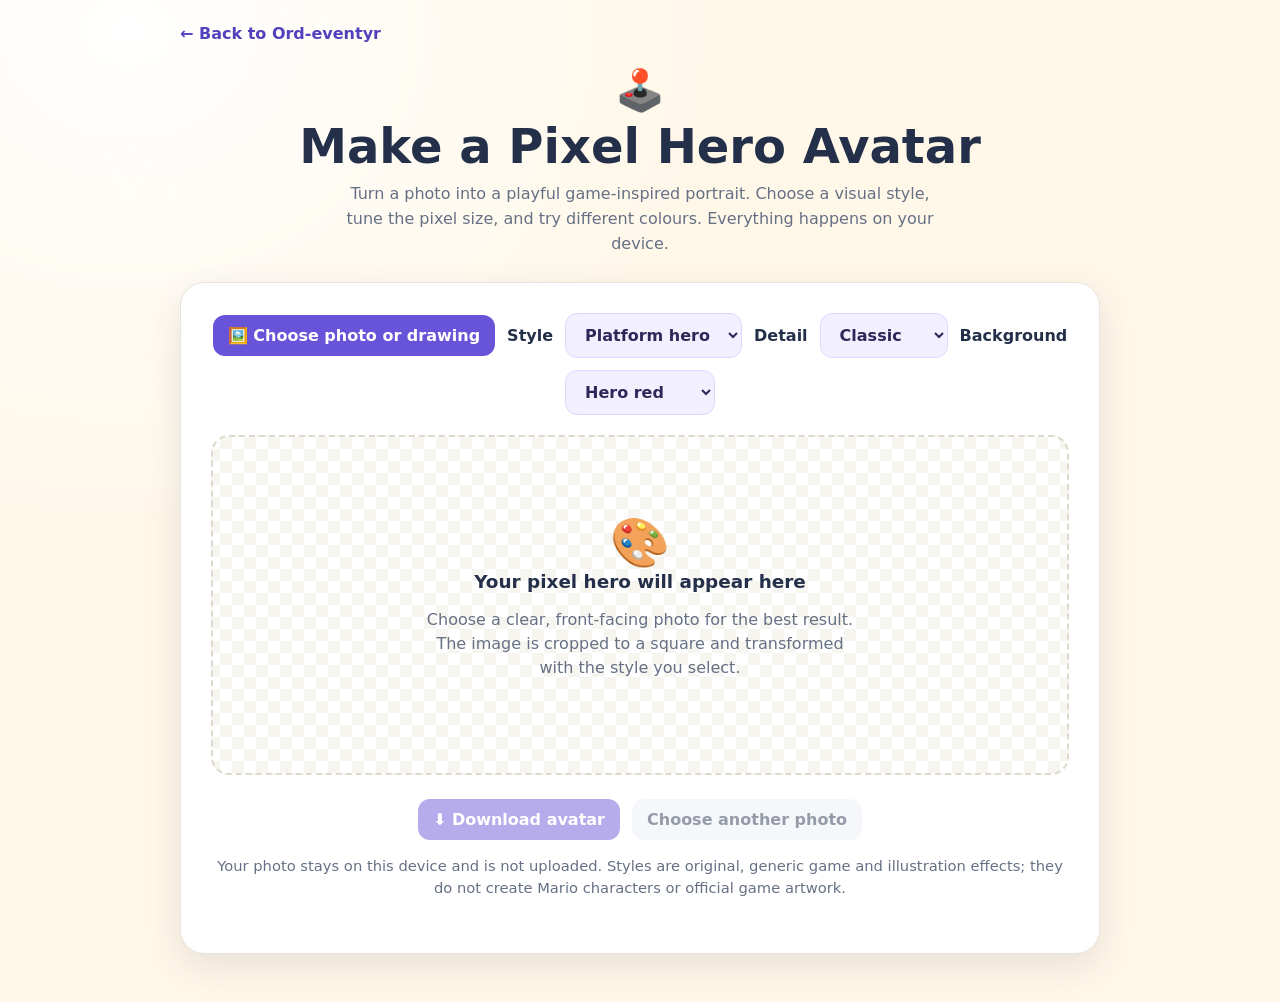
<file: avatar-maker.html>
<!doctype html>
<html lang="en">
<head>
  <meta charset="utf-8">
  <meta name="viewport" content="width=device-width, initial-scale=1">
  <meta name="theme-color" content="#fff8e9">
  <title>Pixel Hero Avatar Maker</title>
  <style>
    :root{font-family:system-ui,-apple-system,Segoe UI,sans-serif;color:#24304a;background:#fff8e9}*{box-sizing:border-box}body{margin:0;min-height:100vh;background:radial-gradient(ellipse at 10% 3%,#fff 0,transparent 36%),#fff8e9}.wrap{width:min(920px,100% - 32px);margin:0 auto;padding:24px 0 48px}.back{color:#5141bd;font-weight:800;text-decoration:none}.back:hover{text-decoration:underline}header{text-align:center;padding:24px 0 18px}header h1{margin:4px 0;font-size:clamp(2rem,6vw,3rem)}header p{max-width:620px;margin:8px auto;color:#667085;line-height:1.55}.card{background:#fff;border:1px solid #e8e4dc;border-radius:24px;padding:clamp(16px,4vw,30px);box-shadow:0 12px 35px #39334a1f}.controls{display:flex;align-items:center;justify-content:center;flex-wrap:wrap;gap:12px;margin-bottom:20px}.upload,.btn,select{font:inherit;border:0;border-radius:12px;padding:11px 15px;font-weight:800}.upload,.btn{background:#6854d9;color:white;cursor:pointer}.upload input{position:absolute;width:1px;height:1px;opacity:0;overflow:hidden}.upload:focus-within,button:focus-visible,select:focus-visible,a:focus-visible{outline:3px solid #edc74d;outline-offset:3px}.controls label:not(.upload){font-weight:750}.controls select{background:#f2efff;color:#302657;border:1px solid #ded8ff}.preview{min-height:340px;display:grid;place-items:center;background:repeating-conic-gradient(#f7f5ef 0% 25%,#fff 0% 50%) 50%/24px 24px;border:2px dashed #ded9cc;border-radius:18px;padding:18px}.empty{text-align:center;color:#667085}.empty strong{display:block;color:#24304a;font-size:1.15rem}.empty p{max-width:430px;line-height:1.5}.canvas-wrap{display:none;padding:10px;background:#fff;border:5px solid #24304a;box-shadow:8px 8px 0 #edc74d;image-rendering:pixelated}.canvas-wrap canvas{display:block;width:min(64vw,420px);height:auto;image-rendering:pixelated}.actions{display:flex;justify-content:center;flex-wrap:wrap;gap:12px;margin:24px 0 10px}.btn.secondary{background:#edf0f7;color:#24304a}.btn:disabled{opacity:.48;cursor:not-allowed}.note,.status{text-align:center;color:#667085;line-height:1.5}.status{min-height:1.5em;color:#5141bd;font-weight:750}.note{font-size:.92rem;margin-bottom:0}@media(max-width:520px){.controls{justify-content:stretch}.controls>*{flex:1}.controls select{min-width:130px}.preview{min-height:260px}}
  </style>
</head>
<body>
  <main class="wrap">
    <a class="back" href="index.html">← Back to Ord-eventyr</a>
    <header><div aria-hidden="true" style="font-size:2.5rem">🕹️</div><h1>Make a Pixel Hero Avatar</h1><p>Turn a photo into a playful game-inspired portrait. Choose a visual style, tune the pixel size, and try different colours. Everything happens on your device.</p></header>
    <section class="card" aria-label="Pixel avatar maker">
      <div class="controls">
        <label class="upload">🖼️ Choose photo or drawing<input id="photoInput" type="file" accept="image/*"></label>
        <label for="style">Style</label>
        <select id="style" aria-label="Avatar style"><option value="hero">Platform hero</option><option value="comic">Comic book</option><option value="storybook">Storybook</option><option value="arcade">Arcade neon</option></select>
        <label for="pixelSize">Detail</label>
        <select id="pixelSize" aria-label="Pixel detail"><option value="48">Chunky</option><option value="72" selected>Classic</option><option value="112">Detailed</option></select>
        <label for="background">Background</label>
        <select id="background" aria-label="Avatar background"><option value="#e94f37">Hero red</option><option value="#78d8ef">Sky blue</option><option value="#8bd17c">Green hills</option><option value="#f6c85f">Golden</option><option value="#ad8be8">Purple</option></select>
      </div>
      <div class="preview"><div id="emptyMessage" class="empty"><div style="font-size:3rem">🎨</div><strong>Your pixel hero will appear here</strong><p>Choose a clear, front-facing photo for the best result. The image is cropped to a square and transformed with the style you select.</p></div><div class="canvas-wrap" id="canvasWrap"><canvas id="avatarCanvas" width="640" height="640" aria-label="Avatar preview"></canvas></div></div>
      <div class="actions"><button id="downloadButton" class="btn" type="button" disabled>⬇️ Download avatar</button><button id="clearButton" class="btn secondary" type="button" disabled>Choose another photo</button></div>
      <p class="note">Your photo stays on this device and is not uploaded. Styles are original, generic game and illustration effects; they do not create Mario characters or official game artwork.</p>
      <div id="status" class="status" role="status" aria-live="polite"></div>
    </section>
  </main>
<script>
(() => {
  'use strict';
  const input=document.getElementById('photoInput'),sizeSelect=document.getElementById('pixelSize');
  const styleSelect=document.getElementById('style'),backgroundSelect=document.getElementById('background');
  const canvas=document.getElementById('avatarCanvas'),ctx=canvas.getContext('2d');
  const empty=document.getElementById('emptyMessage'),canvasWrap=document.getElementById('canvasWrap');
  const download=document.getElementById('downloadButton'),clear=document.getElementById('clearButton'),status=document.getElementById('status');
  let image=null;
  const palettes={
    hero:['#171c3b','#34466b','#527c83','#77a66c','#d7d17c','#fff0b0','#8c4845','#c85a45','#ef8b58','#f4bd75','#f4d2a2','#df9c73','#b96f5b','#754d66','#8c78ad','#c4b8d4','#e5e8df','#8a9da0'],
    comic:['#111827','#27364b','#315d74','#39835c','#a9b747','#fff2c2','#702b3d','#c53d35','#f06d3a','#f7ba42','#ffe0a0','#cd7958','#784451','#51376b','#7759a5','#c9a8d7','#f2eadc','#8ea8aa'],
    storybook:['#273852','#526878','#72958b','#a5b88a','#d7c792','#fff0d3','#a56566','#d28a75','#e6aa79','#f1cd9b','#fae2bd','#d39a82','#af776f','#8a7189','#a596ad','#d5c9c7','#f1eee3','#9eaaa0'],
    arcade:['#101735','#263c70','#276c91','#1c9a82','#88ce67','#e8ff90','#8d347d','#e83d77','#ff744e','#ffc247','#fff2a1','#ff9a72','#bc4b8e','#5d4cb1','#8876ff','#c4b9ff','#ebf8ff','#6ce5d2']
  };
  const bayer=[[0,8,2,10],[12,4,14,6],[3,11,1,9],[15,7,13,5]];
  const hexRgb=hex=>[1,3,5].map(i=>parseInt(hex.slice(i,i+2),16));
  function nearestColor(r,g,b,x,y,palette,dither=true){
    if(dither){const threshold=(bayer[y%4][x%4]-7.5)*2.2;r=Math.max(0,Math.min(255,r+threshold));g=Math.max(0,Math.min(255,g+threshold));b=Math.max(0,Math.min(255,b+threshold));}
    let best=0,distance=Infinity;
    for(let i=0;i<palette.length;i++){const p=palette[i],dr=r-p[0],dg=g-p[1],db=b-p[2],d=dr*dr*.3+dg*dg*.59+db*db*.11;if(d<distance){distance=d;best=i;}}
    return palette[best];
  }
  function render(){
    if(!image)return;
    const size=Number(sizeSelect.value),style=styleSelect.value,frame=backgroundSelect.value;
    const palette=(palettes[style]||palettes.hero).map(hexRgb),small=document.createElement('canvas');
    small.width=size;small.height=size;
    const smallCtx=small.getContext('2d',{willReadFrequently:true});
    const side=Math.min(image.naturalWidth,image.naturalHeight),sx=(image.naturalWidth-side)/2,sy=(image.naturalHeight-side)/2;
    const inset=Math.max(4,Math.round(size*.055));
    smallCtx.fillStyle=frame;smallCtx.fillRect(0,0,size,size);
    smallCtx.fillStyle=style==='comic'?'#111827':'#171c3b';smallCtx.fillRect(inset-2,inset-2,size-2*(inset-2),size-2*(inset-2));
    smallCtx.imageSmoothingEnabled=true;
    smallCtx.drawImage(image,sx,sy,side,side,inset,inset,size-2*inset,size-2*inset);
    const pixels=smallCtx.getImageData(0,0,size,size),data=pixels.data;
    for(let y=0;y<size;y++)for(let x=0;x<size;x++){
      const i=(y*size+x)*4;
      if(style==='comic'){
        // High-contrast posterization gives a hand-inked comic-print feel.
        const l=data[i]*.3+data[i+1]*.59+data[i+2]*.11,step=l<64?0:l<128?1:l<190?2:3;
        const tint=palette[(step*4+(x+y)%3)%palette.length];data[i]=tint[0];data[i+1]=tint[1];data[i+2]=tint[2];
      }else{
        const color=nearestColor(data[i],data[i+1],data[i+2],x,y,palette,style!=='storybook');
        data[i]=color[0];data[i+1]=color[1];data[i+2]=color[2];
      }
    }
    smallCtx.putImageData(pixels,0,0);
    if(style==='comic'){
      smallCtx.fillStyle='#111827';const dot=Math.max(1,Math.round(size/72));
      for(let y=dot;y<size;y+=dot*4)for(let x=dot;x<size;x+=dot*4)smallCtx.fillRect(x,y,dot,dot);
    }
    const border=Math.max(2,Math.round(size*.035));smallCtx.fillStyle=style==='comic'?'#111827':'#171c3b';
    smallCtx.fillRect(0,0,size,border);smallCtx.fillRect(0,size-border,size,border);smallCtx.fillRect(0,0,border,size);smallCtx.fillRect(size-border,0,border,size);
    smallCtx.fillStyle=frame;smallCtx.fillRect(border,border,size-2*border,Math.max(1,Math.round(border*.45)));
    ctx.imageSmoothingEnabled=false;ctx.clearRect(0,0,canvas.width,canvas.height);ctx.drawImage(small,0,0,canvas.width,canvas.height);
    canvasWrap.style.display='block';empty.style.display='none';download.disabled=false;clear.disabled=false;
    status.textContent='Avatar ready! Try another style, detail level, or background.';
  }
  input.addEventListener('change',()=>{
    const file=input.files&&input.files[0];if(!file)return;
    if(!file.type.startsWith('image/')){status.textContent='Please choose an image file.';input.value='';return;}
    const reader=new FileReader();reader.onload=()=>{const nextImage=new Image();nextImage.onload=()=>{image=nextImage;render();};nextImage.onerror=()=>{status.textContent='Could not open that image. Try another one.';};nextImage.src=reader.result;};
    reader.onerror=()=>{status.textContent='Could not read that file. Try another one.';};reader.readAsDataURL(file);
  });
  sizeSelect.addEventListener('change',render);styleSelect.addEventListener('change',render);backgroundSelect.addEventListener('change',render);
  clear.addEventListener('click',()=>{image=null;input.value='';canvasWrap.style.display='none';empty.style.display='block';download.disabled=true;clear.disabled=true;status.textContent='Choose a photo to make a new avatar.';});
  download.addEventListener('click',()=>{if(!image)return;const link=document.createElement('a');link.download='pixel-hero-avatar.png';link.href=canvas.toDataURL('image/png');link.click();});
})();
</script>
</body>
</html>
</file>
